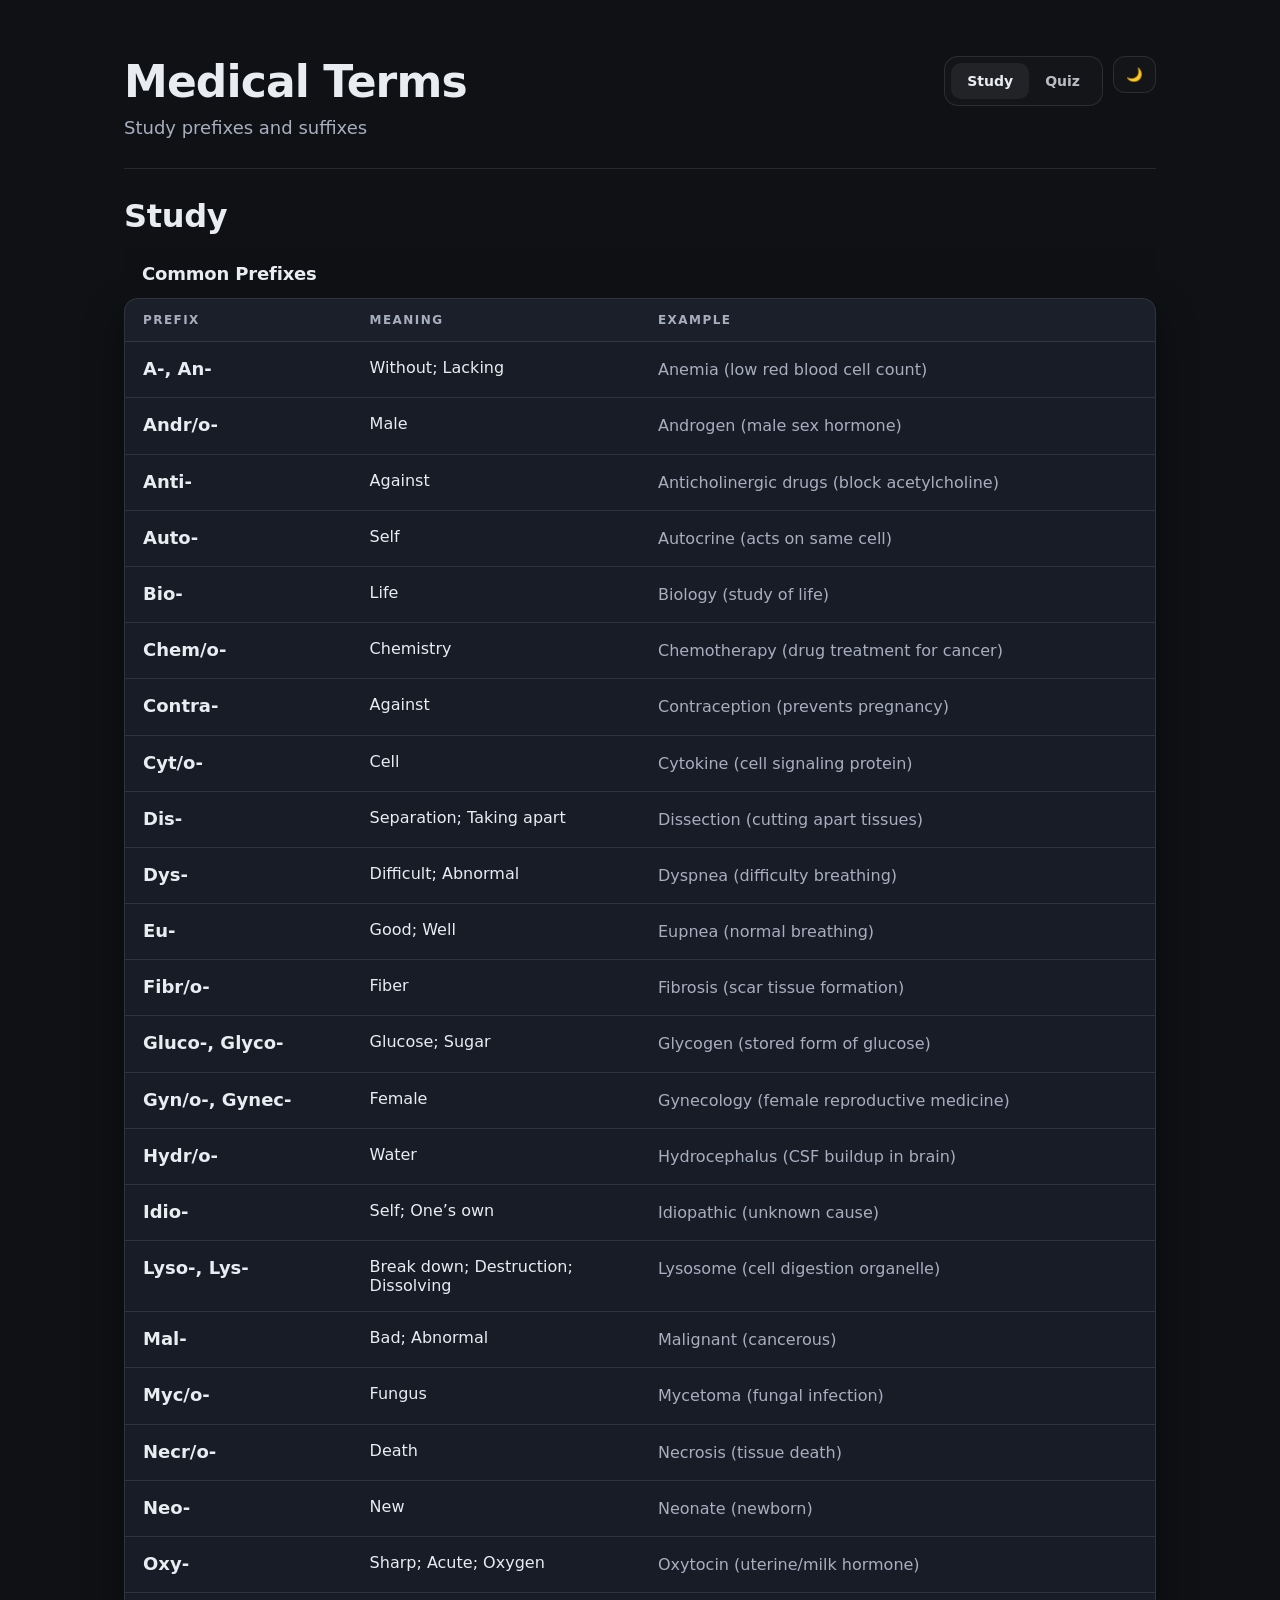
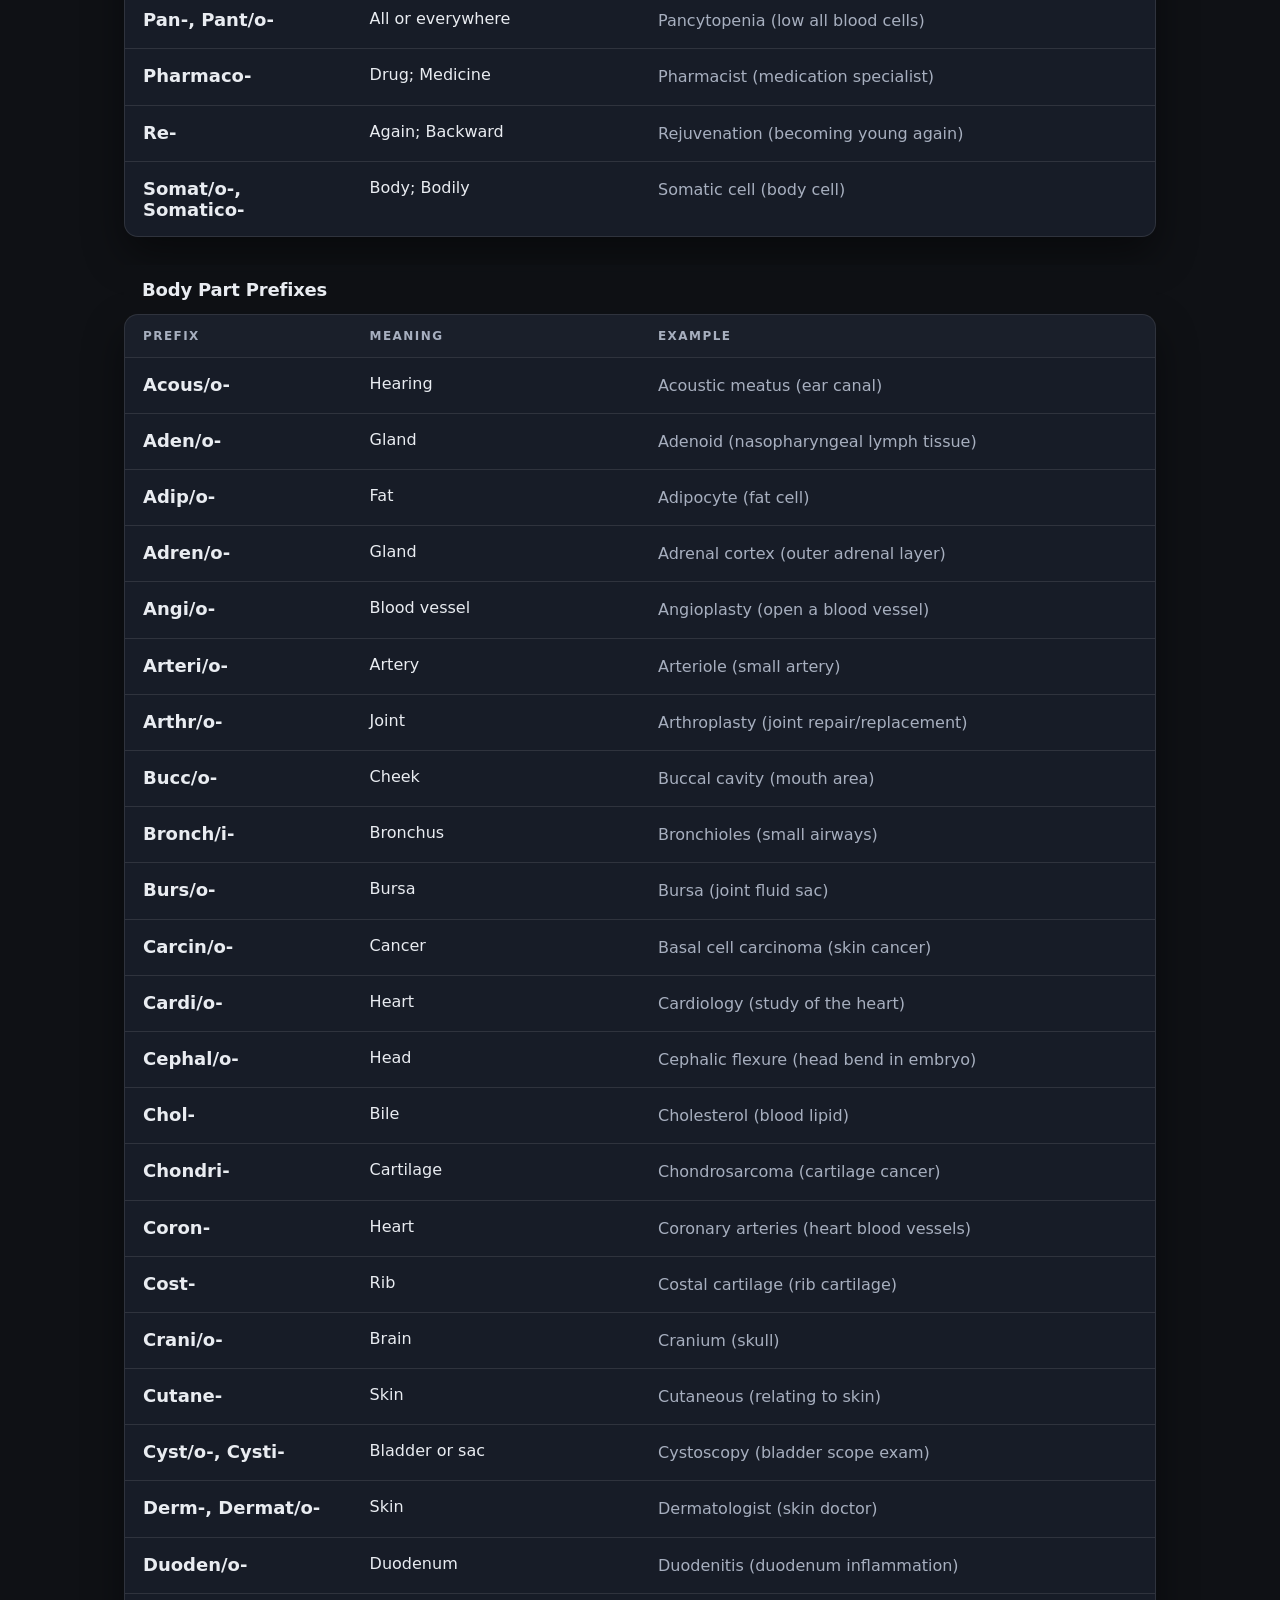
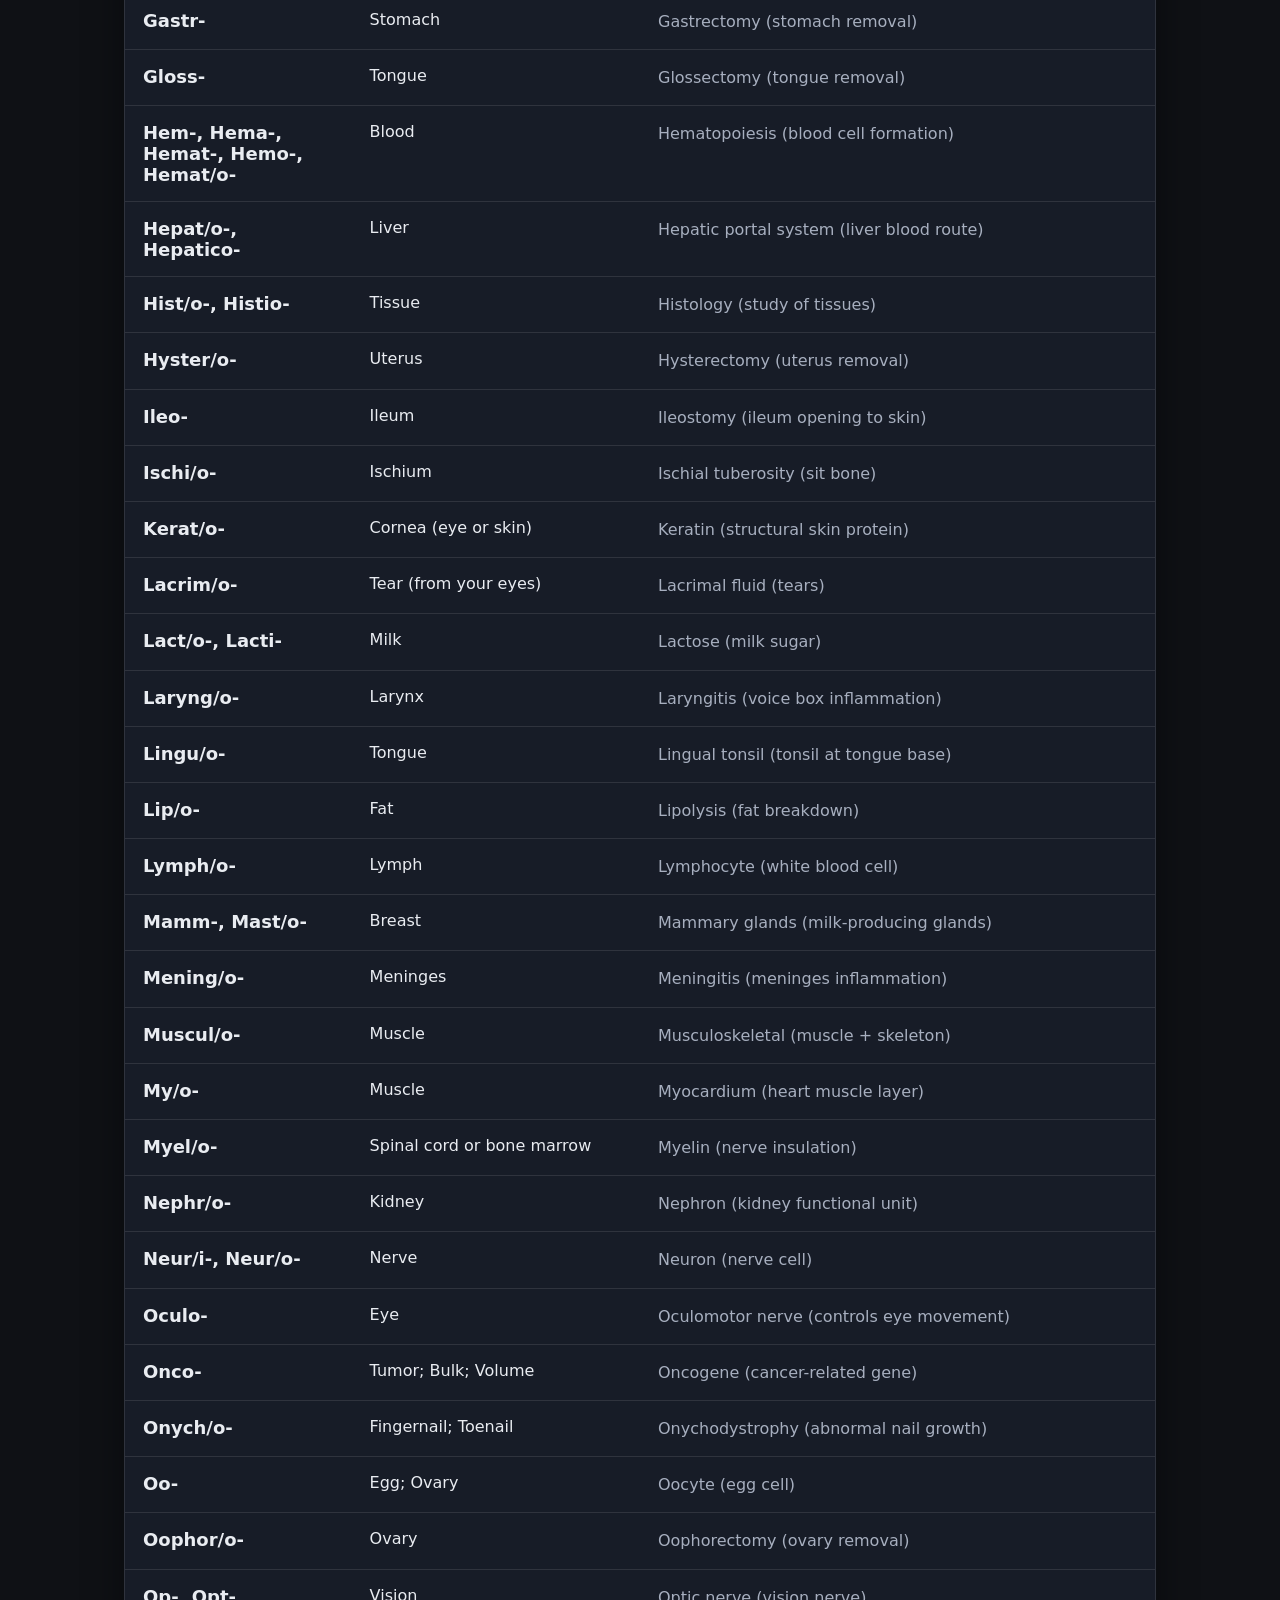
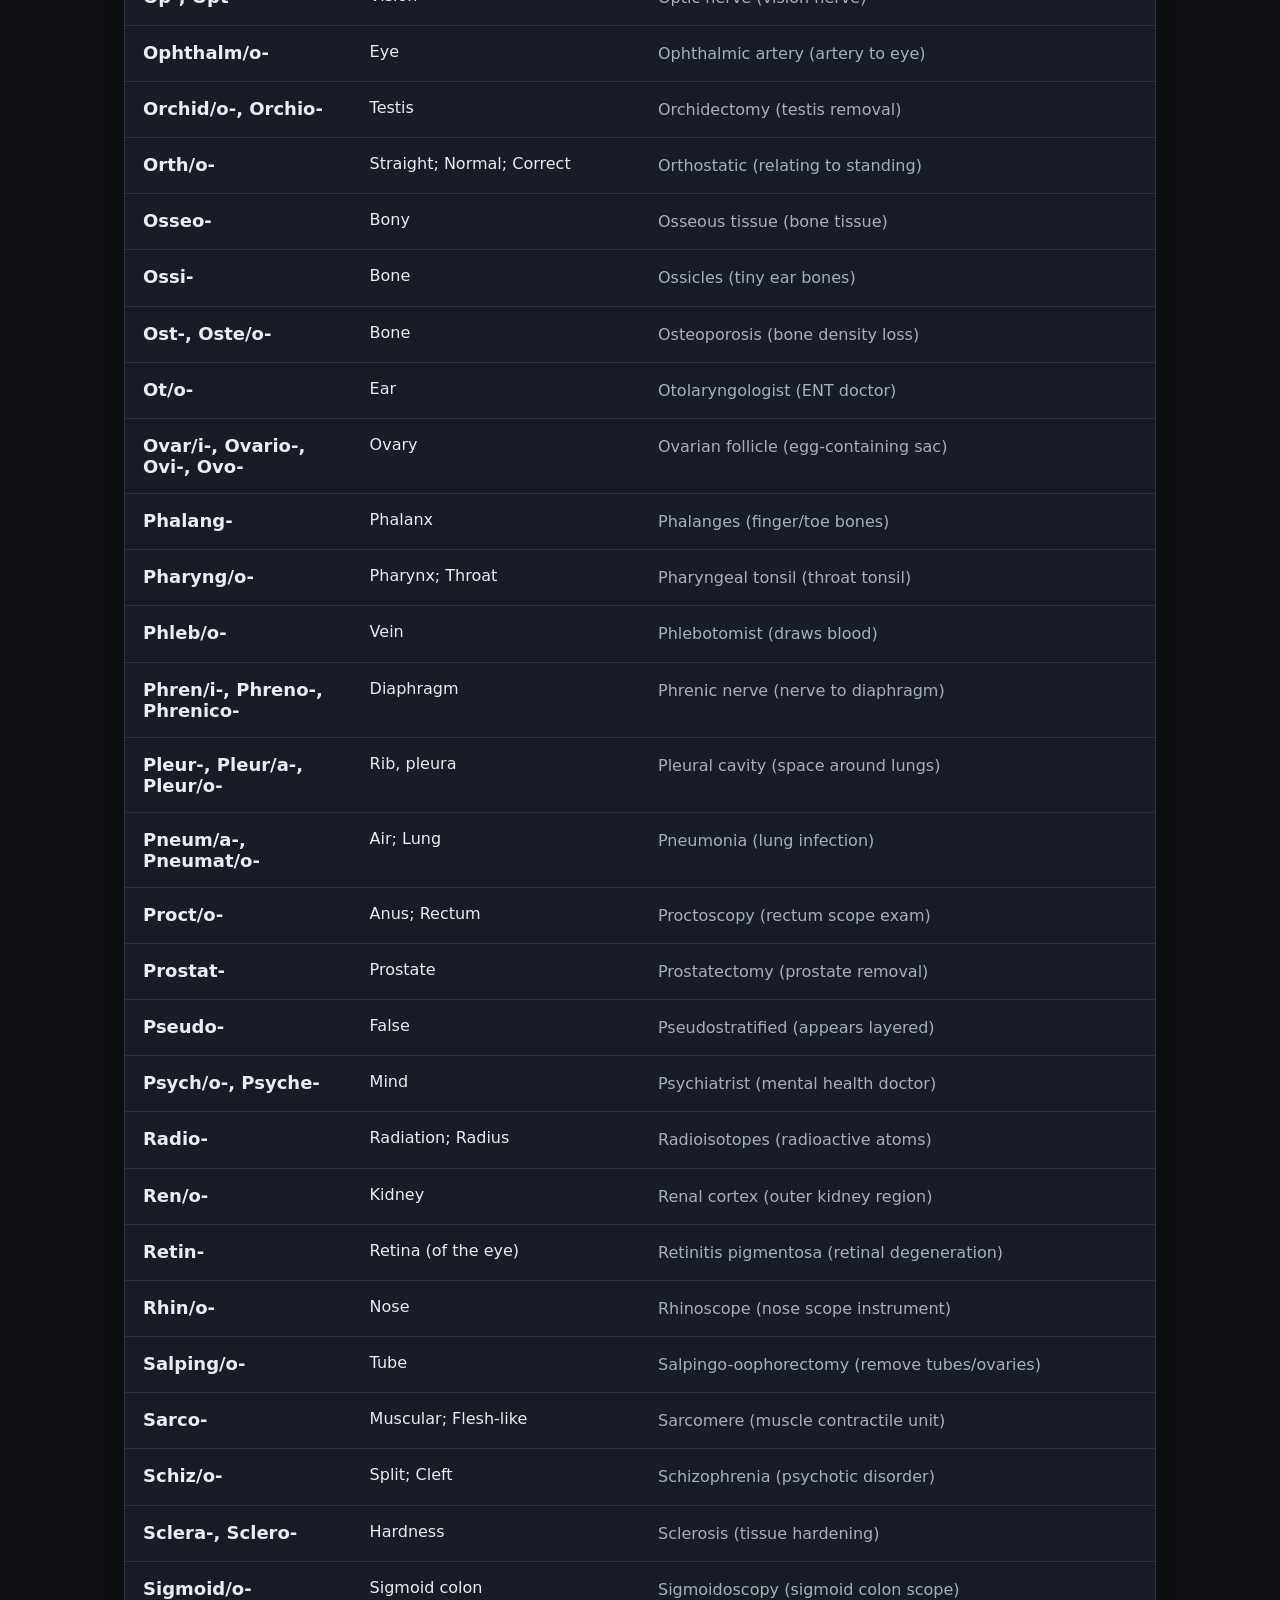
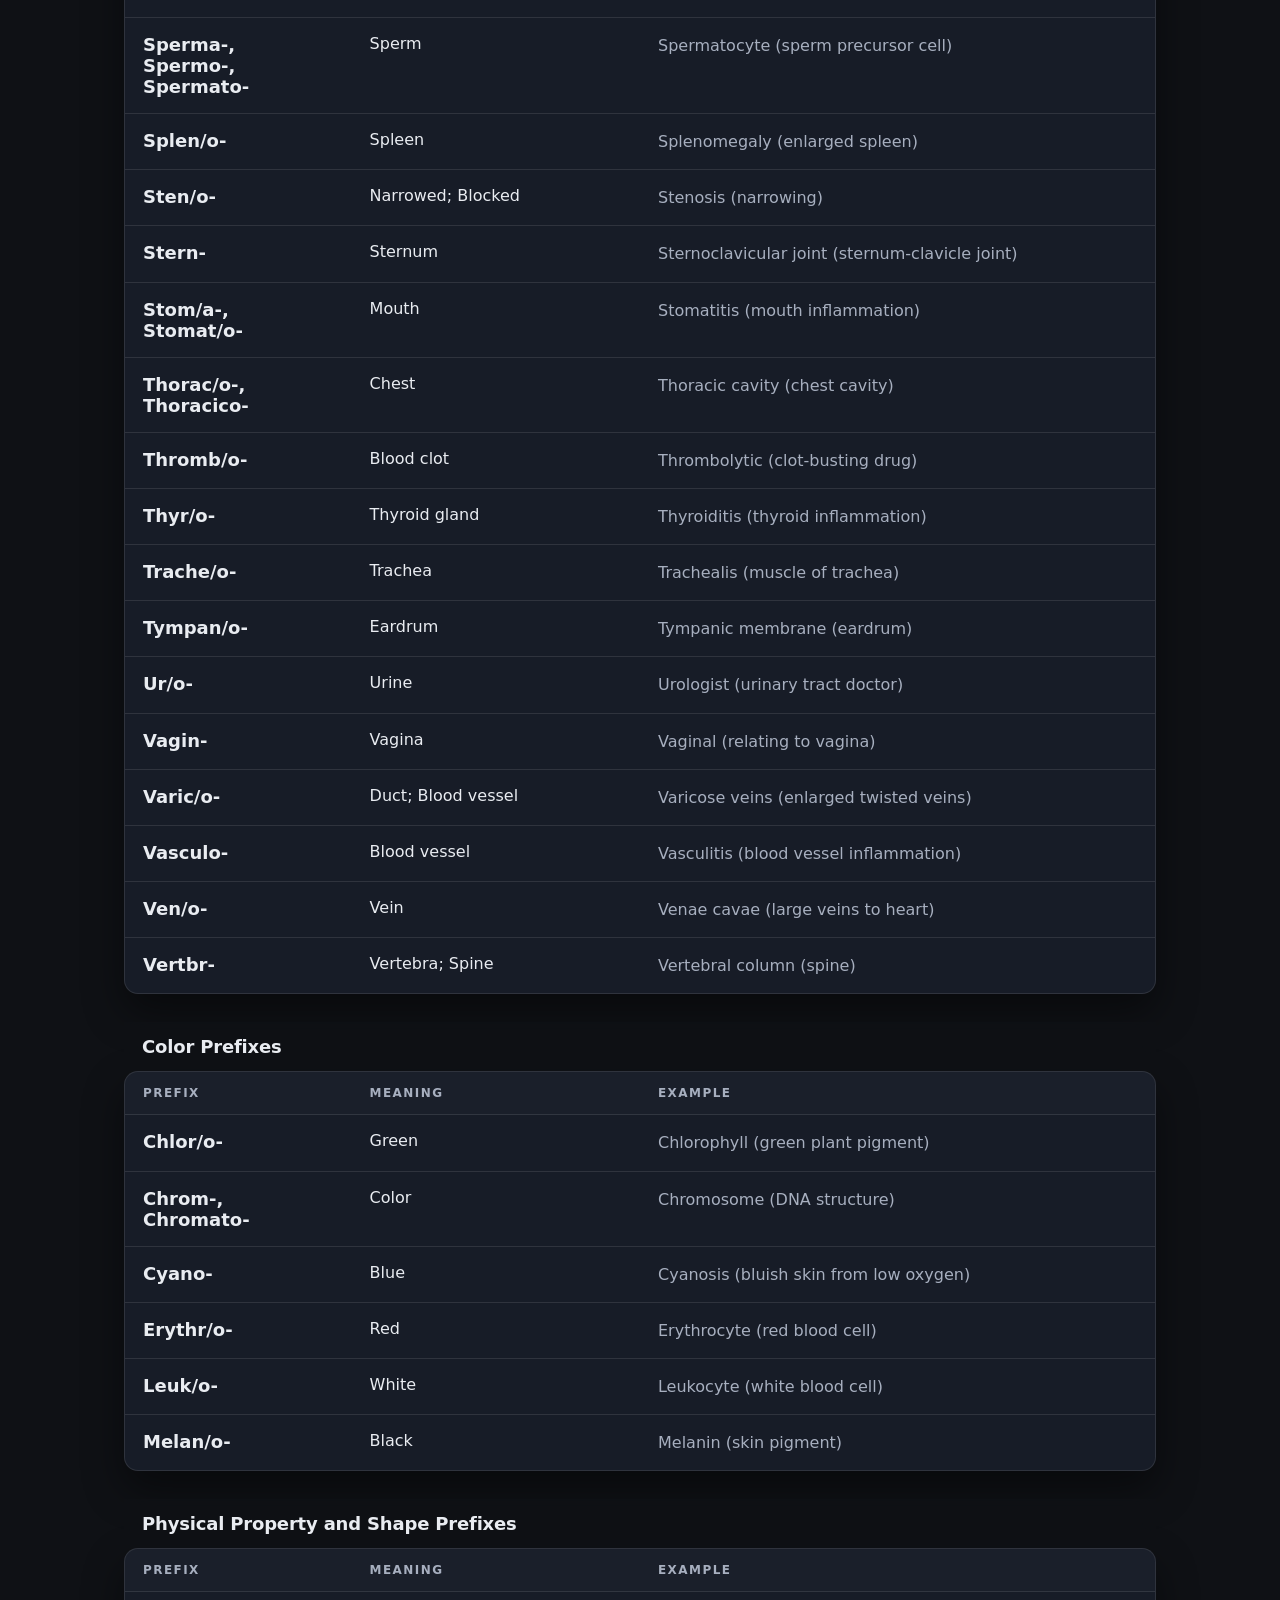
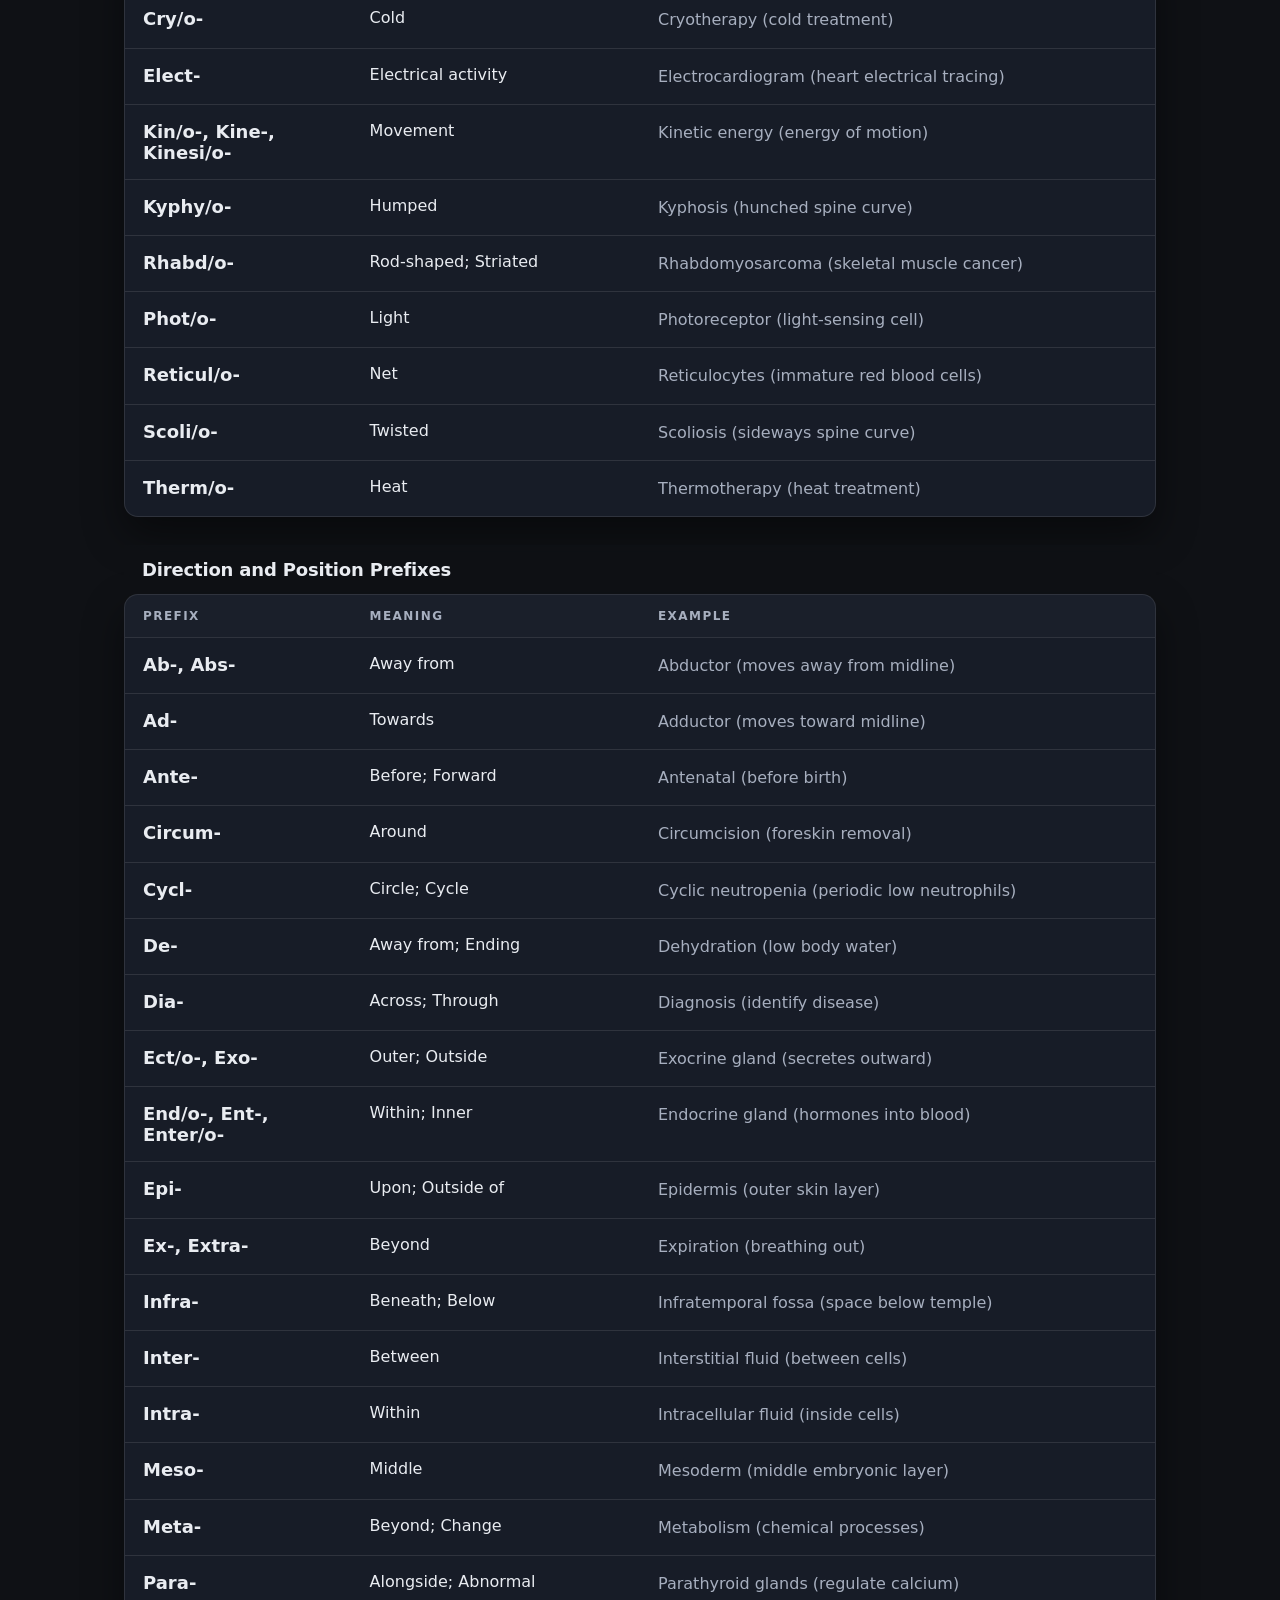
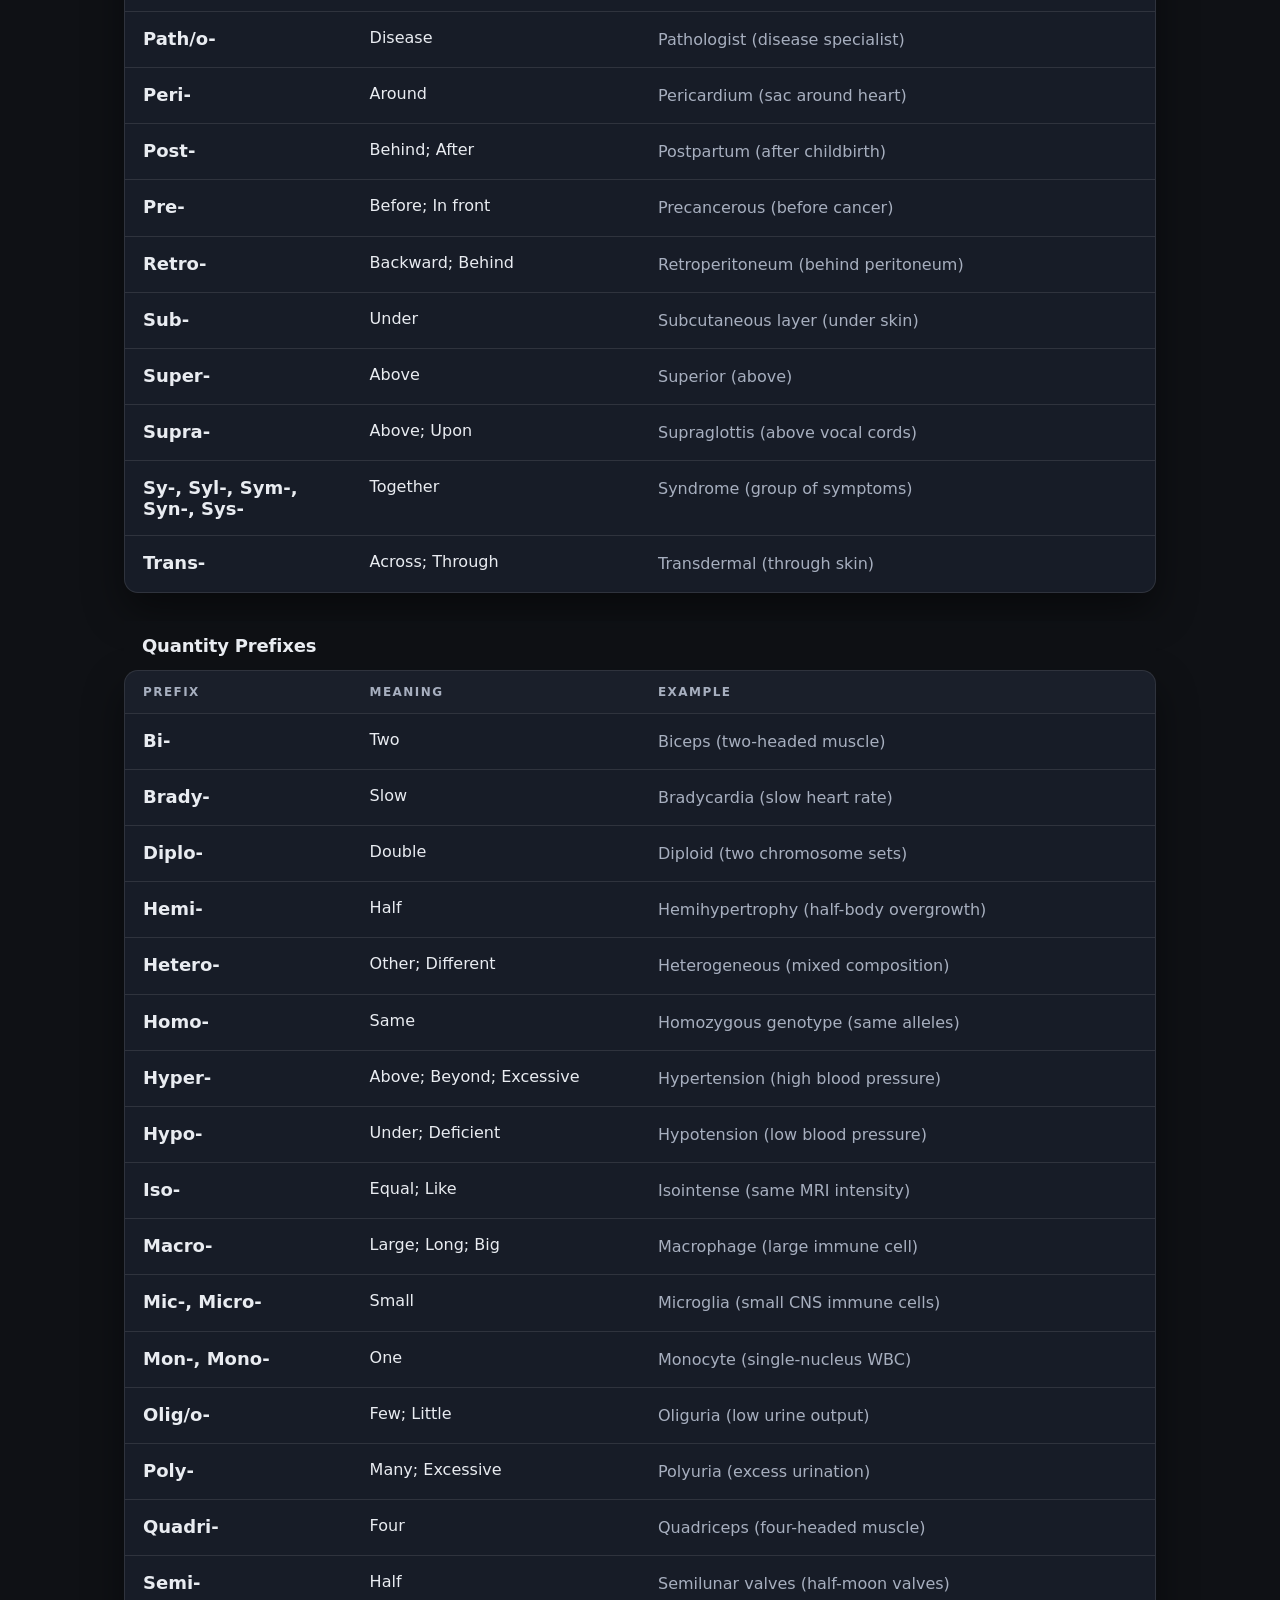
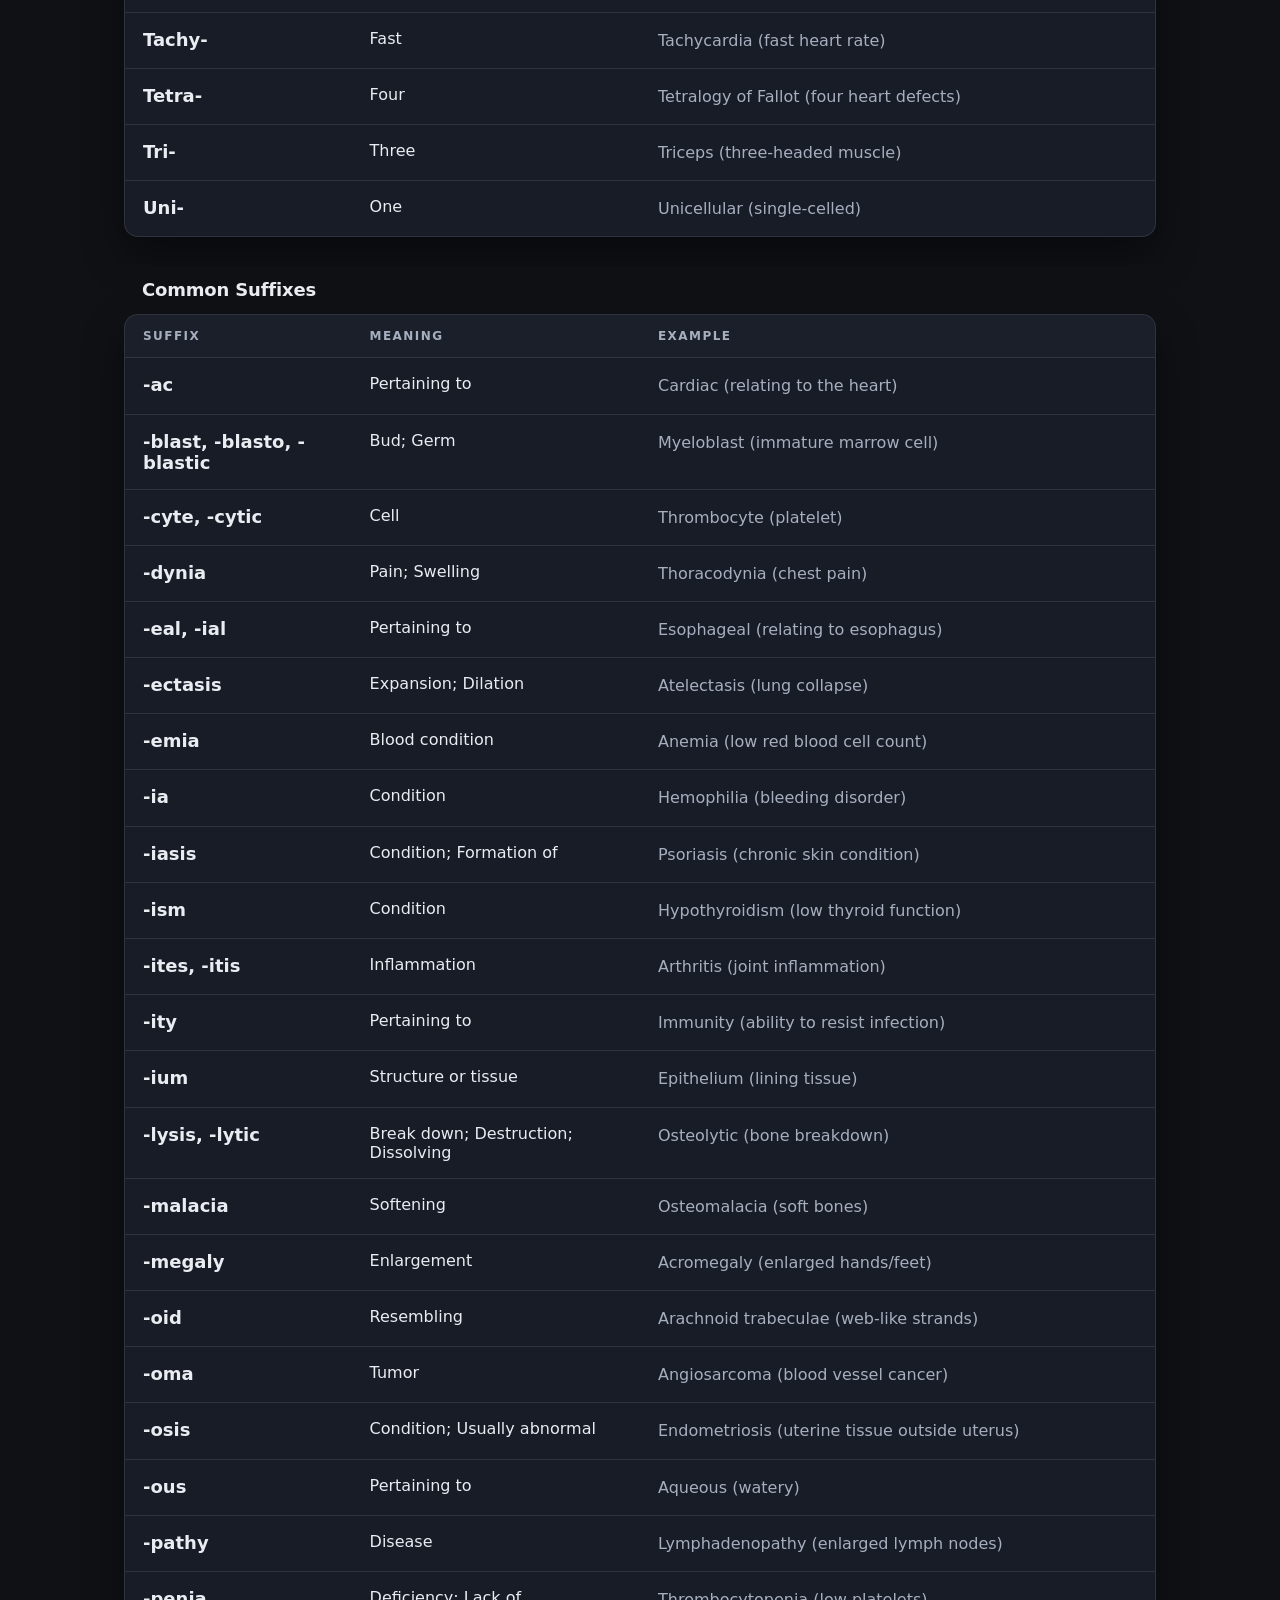
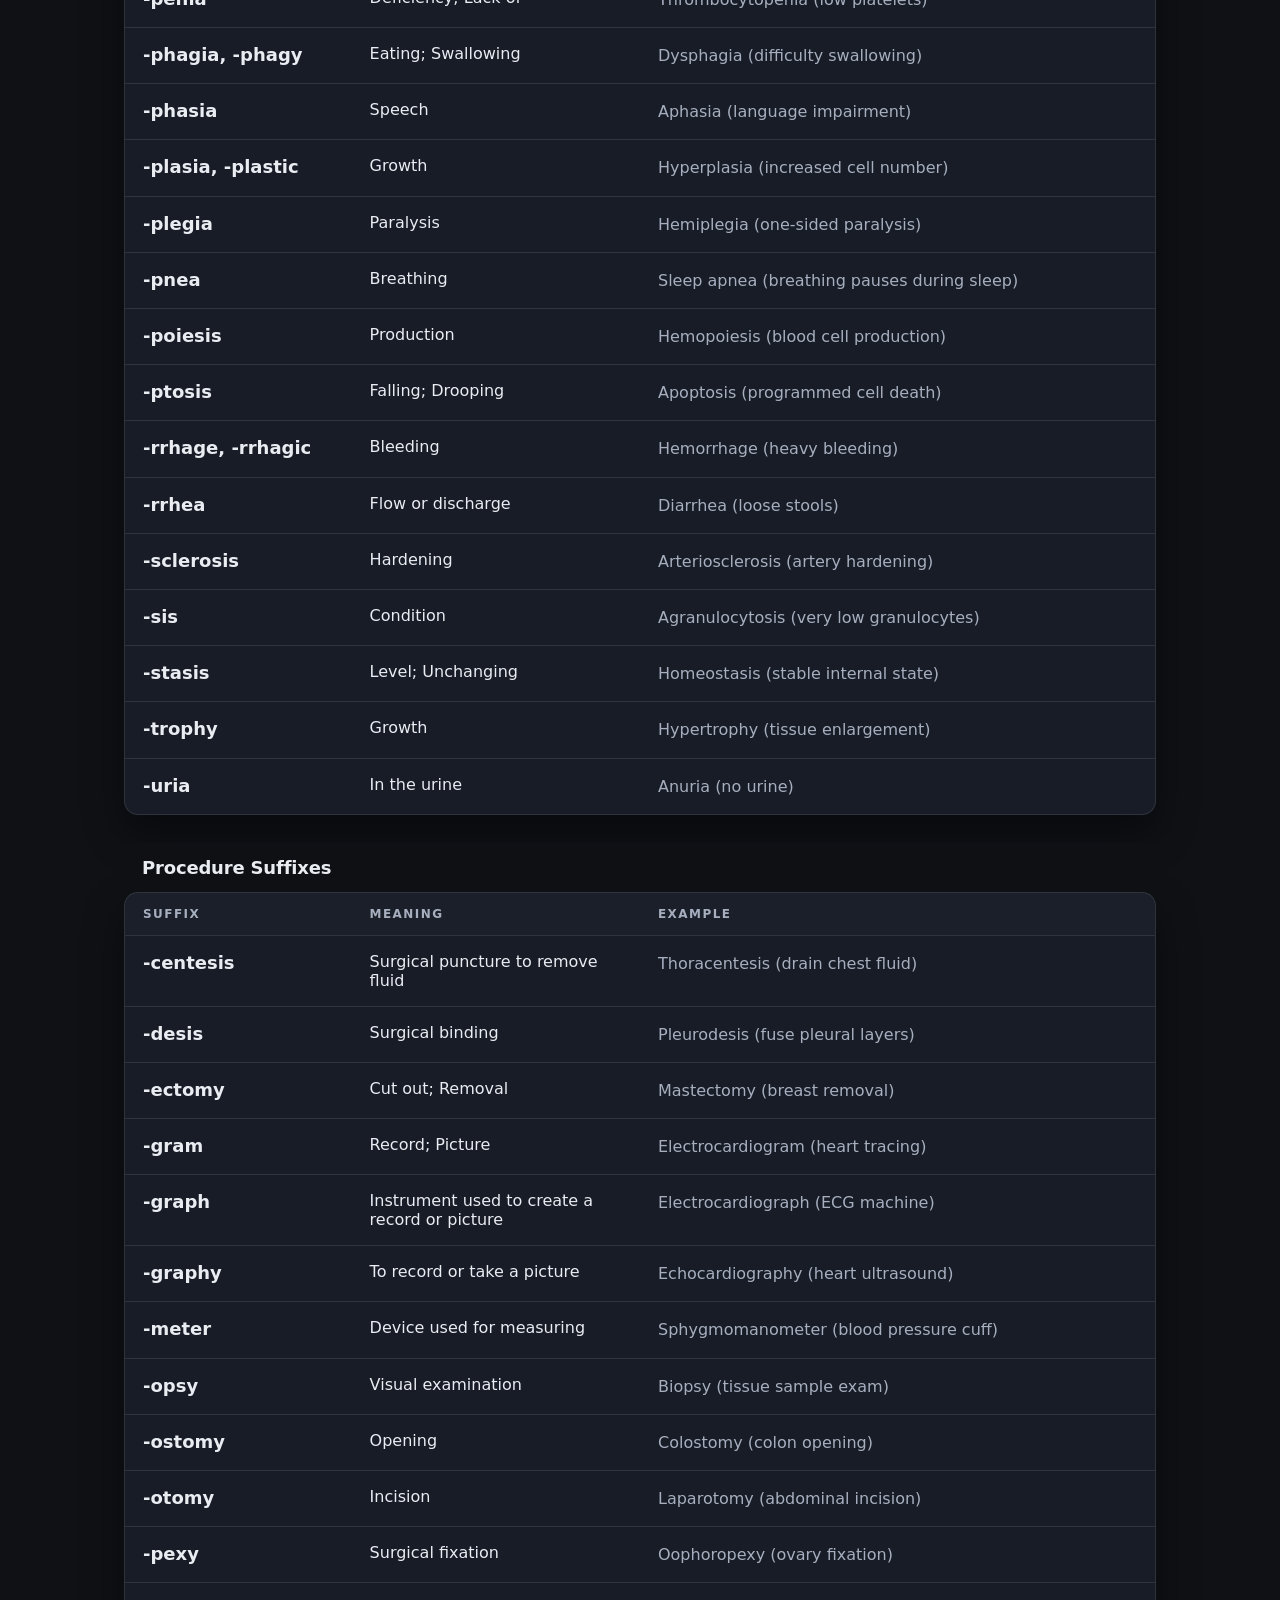
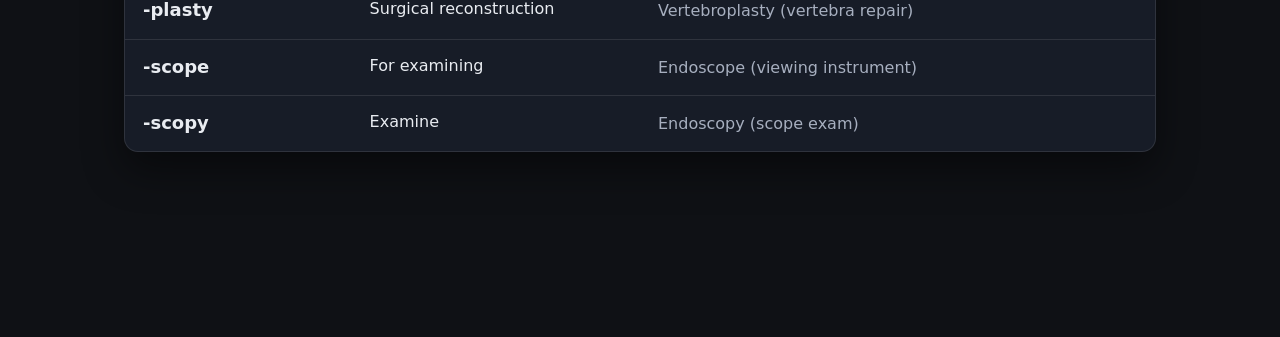
<file: index.html>
<!doctype html>
<html lang="en" data-theme="dark">
<head>
  <meta charset="utf-8" />
  <meta name="viewport" content="width=device-width, initial-scale=1" />
  <title>Medical Terms — Study</title>
  <link rel="stylesheet" href="styles.css" />
</head>
<body>

<div class="container">
  <div class="topbar">
    <div>
      <h1>Medical Terms</h1>
      <p class="subtitle">Study prefixes and suffixes</p>
    </div>

    <div class="nav">
      <div class="segment">
        <a class="active" href="index.html">Study</a>
        <a href="quiz.html">Quiz</a>
      </div>
      <button class="themeBtn" id="themeToggle">🌙</button>
    </div>
  </div>

  <div class="hr"></div>

  <h2 class="sectionTitle">Study</h2>
  <div id="prefixSections"></div>

  <!-- <h2 class="sectionTitle" style="margin-top:48px;">Suffixes</h2> -->
  <div id="suffixSections"></div>

  <!-- ✅ DESKTOP FLOATING STUDY / QUIZ (INSIDE CONTAINER) -->
  <nav class="floatTabs" id="floatTabs">
    <a class="active" href="index.html">Study</a>
    <a href="quiz.html">Quiz</a>
  </nav>
</div>

<!-- MOBILE TABS (unchanged) -->
<nav class="bottomTabs">
  <a class="active" href="index.html">Study</a>
  <a href="quiz.html">Quiz</a>
</nav>

<script src="terms.js"></script>
<script>
/* ===== THEME ===== */
const root = document.documentElement;
const themeBtn = document.getElementById("themeToggle");
root.dataset.theme = localStorage.getItem("theme") || "dark";
themeBtn.textContent = root.dataset.theme === "dark" ? "🌙" : "☀️";

themeBtn.onclick = () => {
  root.dataset.theme = root.dataset.theme === "dark" ? "light" : "dark";
  localStorage.setItem("theme", root.dataset.theme);
  themeBtn.textContent = root.dataset.theme === "dark" ? "🌙" : "☀️";
};

/* ===== RENDER STUDY TABLES ===== */
function renderSections(containerId, groups, label){
  const wrap = document.getElementById(containerId);
  wrap.innerHTML = Object.entries(groups).map(([title, items]) => `
    <div class="sectionBlock">
      <div class="sectionLabel">${title}</div>
      <div class="card">
        <table class="table">
          <colgroup>
            <col style="width:22%">
            <col style="width:28%">
            <col>
          </colgroup>
          <thead>
            <tr>
              <th>${label}</th>
              <th>Meaning</th>
              <th>Example</th>
            </tr>
          </thead>
          <tbody>
            ${items.map(i => `
              <tr>
                <td class="term" data-label="${label}">${i.part}</td>
                <td class="meaning" data-label="Meaning">${i.meaning}</td>
                <td class="example" data-label="Example">
  ${i.example}
</td>

              </tr>
            `).join("")}
          </tbody>
        </table>
      </div>
    </div>
  `).join("");
}

renderSections("prefixSections", TERMS.prefixes, "Prefix");
renderSections("suffixSections", TERMS.suffixes, "Suffix");

/* ===== FLOATING TABS: SHOW ONLY AT BOTTOM ===== */
const floatTabs = document.getElementById("floatTabs");

function updateFloatTabs(){
  // Desktop only
  if (window.matchMedia("(max-width:700px)").matches){
    floatTabs.classList.remove("show");
    return;
  }

  const reachedBottom =
    window.innerHeight + window.scrollY >= document.documentElement.scrollHeight - 40;

  floatTabs.classList.toggle("show", reachedBottom);
}

window.addEventListener("scroll", updateFloatTabs, { passive: true });
window.addEventListener("resize", updateFloatTabs);
updateFloatTabs();

const stickyLabels = Array.from(document.querySelectorAll(".sectionLabel"));

function updateStickyBorders(){
  // small tolerance for sub-pixel rounding
  stickyLabels.forEach(el => {
    const top = el.getBoundingClientRect().top;
    el.classList.toggle("is-stuck", top <= 0.5);
  });
}

window.addEventListener("scroll", updateStickyBorders, { passive: true });
window.addEventListener("resize", updateStickyBorders);
updateStickyBorders();

</script>

</body>
</html>
</file>
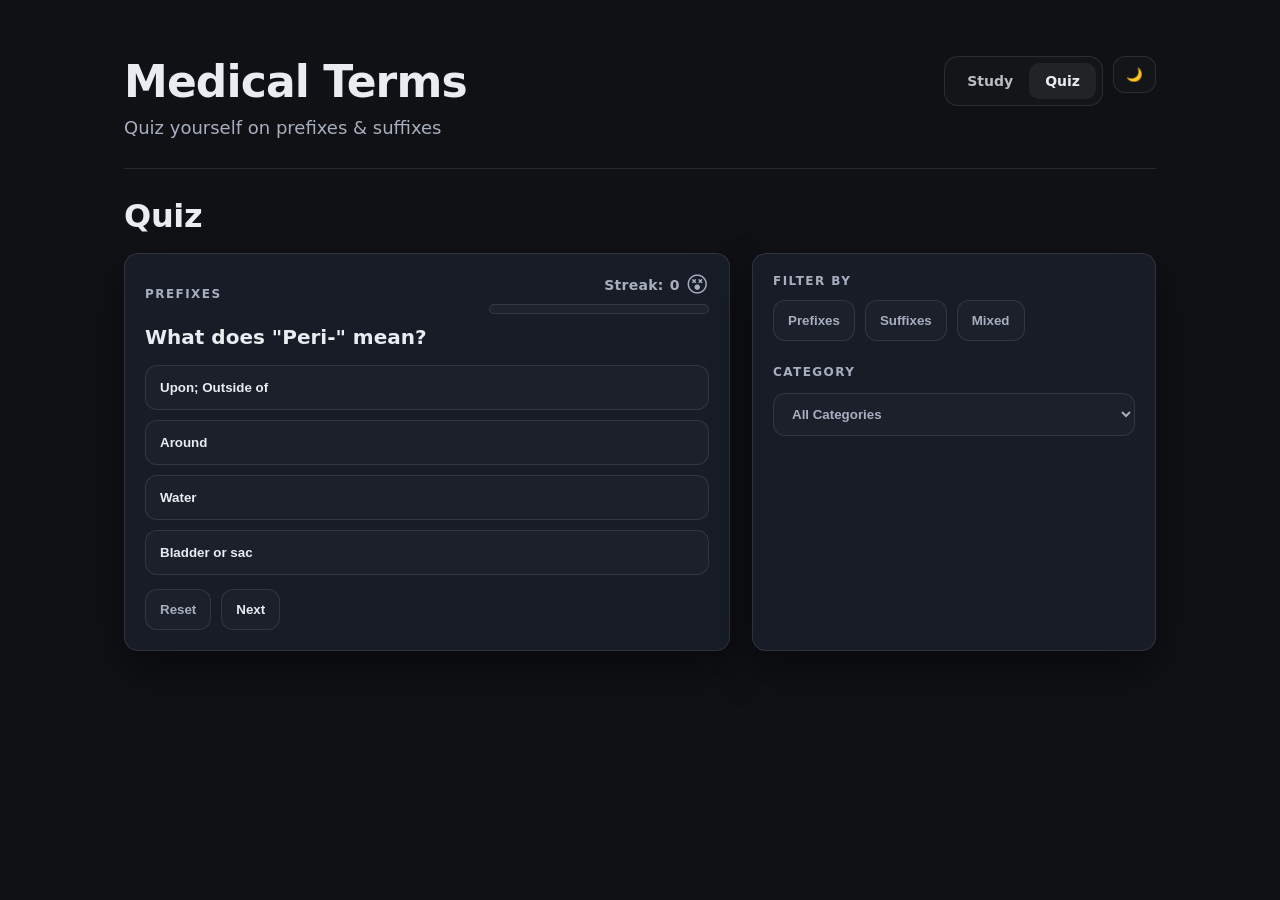
<file: quiz.html>
<!doctype html>
<html lang="en" data-theme="dark">
<head>
  <meta charset="utf-8" />
  <meta name="viewport" content="width=device-width, initial-scale=1" />
  <title>Medical Terms — Quiz</title>
  <link rel="stylesheet" href="styles.css" />
  <style>
    .hidden{ display:none; }
  </style>
</head>
<body>

<div class="container">
  <div class="topbar">
    <div>
      <h1>Medical Terms</h1>
      <p class="subtitle">Quiz yourself on prefixes & suffixes</p>
    </div>

    <div class="nav">
      <div class="segment">
        <a href="index.html">Study</a>
        <a class="active" href="quiz.html">Quiz</a>
      </div>
      <button class="themeBtn" id="themeToggle">🌙</button>
    </div>
  </div>

  <div class="hr"></div>

  <h2 class="sectionTitle">Quiz</h2>

  <div class="quizWrap">
    <!-- LEFT -->
    <div class="card quizCard">
      <div class="qTop">
        <div class="badge" id="modeLabel">Prefixes</div>

        <div class="scoreBox">
          <!-- Hidden until quiz completes -->
          <div class="scoreMeta hidden" id="scoreMeta">
            Score: <span id="score">0</span>/<span id="total">0</span>
          </div>

          <!-- ✅ Streak number INCLUDED -->
          <div class="streakMeta">
            Streak: <span id="streak">0</span> <span id="streakEmoji">😵</span>
          </div>

          <div class="streakBar">
            <div class="streakFill" id="streakFill"></div>
          </div>
        </div>
      </div>

      <div class="question" id="question">Loading…</div>
      <div class="options" id="options"></div>
      <div class="feedback" id="feedback"></div>

      <div class="controls">
        <button class="secondaryBtn" id="resetBtn">Reset</button>
        <button class="primaryBtn" id="nextBtn">Next</button>
      </div>
    </div>

    <!-- RIGHT -->
    <div class="card sideCard">
      <div class="badge">Filter by</div>
      <div class="controls">
        <button class="secondaryBtn" id="prefixBtn">Prefixes</button>
        <button class="secondaryBtn" id="suffixBtn">Suffixes</button>
        <button class="secondaryBtn" id="mixedBtn">Mixed</button>
      </div>

      <div class="badge">Category</div>
      <select id="categorySelect"></select>
    </div>
  </div>
</div>

<nav class="bottomTabs">
  <a href="index.html">Study</a>
  <a class="active" href="quiz.html">Quiz</a>
</nav>

<script src="terms.js"></script>
<script>
/* ===== THEME ===== */
const root = document.documentElement;
const themeBtn = document.getElementById("themeToggle");
root.dataset.theme = localStorage.getItem("theme") || "dark";
themeBtn.textContent = root.dataset.theme === "dark" ? "🌙" : "☀️";

themeBtn.onclick = () => {
  root.dataset.theme = root.dataset.theme === "dark" ? "light" : "dark";
  localStorage.setItem("theme", root.dataset.theme);
  themeBtn.textContent = root.dataset.theme === "dark" ? "🌙" : "☀️";
};

/* ===== QUIZ LOGIC ===== */
let mode = "prefix";
let category = "All Categories";
let score = 0;
let streak = 0;
let locked = false;
let questionQueue = [];
let qIndex = 0;
let current = null;

const STREAK_CAP = 10;

const els = {
  modeLabel: document.getElementById("modeLabel"),
  scoreMeta: document.getElementById("scoreMeta"),
  score: document.getElementById("score"),
  total: document.getElementById("total"),
  streak: document.getElementById("streak"),
  emoji: document.getElementById("streakEmoji"),
  streakFill: document.getElementById("streakFill"),
  q: document.getElementById("question"),
  opts: document.getElementById("options"),
  fb: document.getElementById("feedback"),
  cat: document.getElementById("categorySelect")
};

const cats = g => Object.keys(g);
const flat = (g,c) => (!c || c === "All Categories") ? Object.values(g).flat() : (g[c] || []);
const shuffle = a => [...a].sort(() => Math.random() - 0.5);

function streakEmoji(n){
  if (n >= 10) return "🔥";
  if (n >= 7) return "😤";
  if (n >= 5) return "💪";
  if (n >= 3) return "😎";
  if (n >= 1) return "🙂";
  return "😵";
}

function setStreakProgress(){
  els.streakFill.style.width =
    Math.min(100, (streak / STREAK_CAP) * 100) + "%";
}

function buildCats(){
  let list = ["All Categories"];
  if (mode === "prefix") list.push(...cats(TERMS.prefixes));
  else if (mode === "suffix") list.push(...cats(TERMS.suffixes));
  else list.push(...new Set([...cats(TERMS.prefixes), ...cats(TERMS.suffixes)]));

  els.cat.innerHTML = list.map(c => `<option>${c}</option>`).join("");
  els.cat.value = category;
}

function pool(){
  if (mode === "prefix") return flat(TERMS.prefixes, category);
  if (mode === "suffix") return flat(TERMS.suffixes, category);
  return [...flat(TERMS.prefixes, category), ...flat(TERMS.suffixes, category)];
}

function rebuildQuiz(){
  score = 0;
  streak = 0;
  locked = false;

  els.score.textContent = "0";
  els.streak.textContent = "0";
  els.emoji.textContent = streakEmoji(0);
  els.scoreMeta.classList.add("hidden");
  setStreakProgress();

  questionQueue = shuffle(pool());
  qIndex = 0;
  els.total.textContent = questionQueue.length;

  ask();
}

function ask(){
  locked = false;
  els.fb.textContent = "";
  els.fb.classList.remove("show", "good", "bad");

  if (qIndex >= questionQueue.length){
    els.q.textContent = "Quiz complete.";
    els.opts.innerHTML = "";
    els.scoreMeta.classList.remove("hidden");
    return;
  }

  current = questionQueue[qIndex];
  els.modeLabel.textContent =
    mode === "prefix" ? "Prefixes" :
    mode === "suffix" ? "Suffixes" : "Mixed";

  els.q.textContent = `What does "${current.part}" mean?`;

  const meanings = [...new Set(pool().map(x => x.meaning))];
  const answers = shuffle([
    current.meaning,
    ...shuffle(meanings.filter(m => m !== current.meaning)).slice(0,3)
  ]);

  els.opts.innerHTML = "";
  answers.forEach(a => {
    const b = document.createElement("button");
    b.className = "optBtn";
    b.textContent = a;
    b.onclick = () => answer(a);
    els.opts.appendChild(b);
  });
}

function answer(a){
  if (locked) return;
  locked = true;

  const correct = a === current.meaning;

  if (correct){
    score++;
    streak++;
  } else {
    streak = 0;
  }

  els.score.textContent = score;
  els.streak.textContent = streak;
  els.emoji.textContent = streakEmoji(streak);
  setStreakProgress();

  [...els.opts.children].forEach(btn => btn.disabled = true);

  els.fb.textContent = correct
    ? `Correct — ${current.example}`
    : `Correct answer: ${current.meaning} — ${current.example}`;

  els.fb.classList.add("show");
  els.fb.classList.add(correct ? "good" : "bad");

  qIndex++;

  if (qIndex >= questionQueue.length){
    els.scoreMeta.classList.remove("hidden");
  }
}

function setMode(m){
  mode = m;
  buildCats();
  rebuildQuiz();
}

/* events */
prefixBtn.onclick = () => setMode("prefix");
suffixBtn.onclick = () => setMode("suffix");
mixedBtn.onclick = () => setMode("mixed");
nextBtn.onclick = ask;
resetBtn.onclick = rebuildQuiz;
els.cat.onchange = e => { category = e.target.value; rebuildQuiz(); };

/* init */
buildCats();
rebuildQuiz();
</script>

</body>
</html>
</file>
<file: styles.css>
:root{
   --bg:#0f1115;
  --card:#171c27;              /* ✅ a bit lighter than before */
  --text:#e9ecf1;
  --muted:#a7afbf;
  --line:rgba(255,255,255,.10);/* ✅ slightly stronger border */
  --shadow: 0 18px 40px rgba(0,0,0,.45); /* ✅ clearer lift */
  --radius:14px;
  --max: 1080px;
}

/* ✅ SOFTER LIGHT MODE (less eye strain) */
[data-theme="light"]{
  --bg:#f9fafb;           /* page surface */
  --card:#ffffff;         /* card surface (kept white) */
  --text:#111827;
  --muted:#6b7280;
  --line:rgba(17,24,39,.10);
  --shadow: 0 10px 24px rgba(17,24,39,.08);
}

*{ box-sizing:border-box; }
html,body{ height:100%; }

body{
  margin:0;
  font-family: Inter, system-ui, -apple-system, Segoe UI, Roboto, Arial, sans-serif;
  background: var(--bg);
  color:var(--text);
}

a{ color:inherit; text-decoration:none; }

.container{
  max-width: var(--max);
  margin:0 auto;
  padding:56px 24px 96px;
}

.topbar{
  display:flex;
  justify-content:space-between;
  gap:24px;
}

h1{
  margin:0 0 8px;
  font-size:44px;
  letter-spacing:-.02em;
}

.subtitle{
  margin:0;
  color:var(--muted);
  font-size:18px;
  line-height:1.4;
}

.nav{
  display:flex;
  gap:10px;
  align-items:flex-start;
}

.segment{
  display:flex;
  padding:6px;
  border-radius:14px;
  border:1px solid var(--line);
  background: rgba(255,255,255,.02);
}

.segment a{
  padding:10px 16px;
  border-radius:10px;
  font-weight:800;
  font-size:14px;
  opacity:.78;
}

.segment a.active{
  background:rgba(255,255,255,.06);
  opacity:1;
}

/* Light mode: make active tab clearly visible */
[data-theme="light"] .segment a.active{
  background: rgba(17, 24, 39, 0.12) !important;
  opacity: 1 !important;
  color: var(--text) !important;
}


.themeBtn{
  padding:10px 12px;
  border-radius:12px;
  border:1px solid var(--line);
  background: rgba(255,255,255,.02);
  color:var(--text);
  cursor:pointer;
  font-weight:800;
}

.hr{
  height:1px;
  background:var(--line);
  margin:28px 0;
}

.sectionTitle{
  font-size:32px;
  margin:0 0 14px;
  letter-spacing:-.01em;
}

/* Each category block */
.sectionBlock{
  margin-bottom:28px;
  scroll-margin-top: 74px;
}

/* Sticky category headers */
.sectionLabel{
  position: sticky;
  top: 0;
  z-index: 200;

  margin: 0;
  padding: 14px 18px;
  font-weight: 900;
  font-size: 18px;
  letter-spacing:-.01em;

  background: rgba(15,17,21,.92);
  border-bottom: none;
  backdrop-filter: blur(12px);
  border-radius: 0;
}

/* border ONLY when stuck */
.sectionLabel.is-stuck{
  border-bottom: 1px solid var(--line);
}

/* ✅ softer light header bg */
[data-theme="light"] .sectionLabel{
  background: rgba(249,250,251,.96);
}

.card{
  border:1px solid var(--line);
  border-radius:var(--radius);
  overflow:hidden;
  background: var(--card);     /* ✅ solid card surface */
  box-shadow: var(--shadow);   /* ✅ subtle lift */
}

/* Improve card separation in LIGHT MODE */
[data-theme="light"] .card{
  background: var(--card);
  box-shadow: var(--shadow);
}

/* Table */
.table{
  width:100%;
  border-collapse:collapse;
  table-layout:fixed;
}

.table thead th{
  text-transform:uppercase;
  letter-spacing:.12em;
  font-size:12px;
  color:var(--muted);
  text-align:left;
  padding:14px 18px;
  border-bottom:1px solid var(--line);
  background: rgba(255,255,255,.01);
}

.table td{
  padding:16px 18px;
  border-bottom:1px solid var(--line);
  vertical-align:top;
}

.table tr:last-child td{
  border-bottom:none;
}

.term{
  font-weight:900;
  font-size:18px;
}

.meaning{
  font-size:16px;
  white-space: normal;
  padding-right: 24px;
}

.example{
  color:var(--muted);
  line-height:1.45;
}

.example .word{
  color:var(--text);
  font-weight:900;
}

/* ✅ light mode zebra (subtle, no glare) */
[data-theme="light"] .table tbody tr:nth-child(even){
  background: rgba(17,24,39,.02);
}

/* Quiz layout */
.quizWrap{
  margin-top: 18px;
  display:grid;
  grid-template-columns: 1.2fr .8fr;
  gap: 22px;
}

.quizCard, .sideCard{
  padding: 20px;
}

.qTop{
  display:flex;
  justify-content:space-between;
  align-items:center;
  gap:12px;
  margin-bottom: 10px;
}

.badge{
  font-size: 12px;
  letter-spacing: .12em;
  text-transform: uppercase;
  color: var(--muted);
  font-weight: 900;
}

/* ===== Score/Streak progress (Quiz header right side) ===== */
.scoreBox{
  display:flex;
  flex-direction:column;
  align-items:flex-end;
  gap:8px;
  min-width: 220px;
}

.scoreMeta{
  font-weight: 900;
  color: var(--muted);
  white-space: nowrap;
}

/* ✅ streak text matches score typography */
.streakMeta{
  font-weight: 900;
  color: var(--muted);
  letter-spacing: .02em;
  font-size: 14px;
  display:flex;
  align-items:center;
  gap:6px;
}

.hidden{ display:none; }

.streakBar{
  width: 220px;
  max-width: 46vw;
  height: 10px;
  border-radius: 999px;
  border: 1px solid var(--line);
  background: rgba(255,255,255,.03);
  overflow: hidden;
}

.streakFill{
  height: 100%;
  width: 0%;
  border-radius: 999px;
  background: #a7ffcf;
  transition: width .22s cubic-bezier(.2,.9,.2,1);
}

/* light mode streak bar bg + fill */
[data-theme="light"] .streakBar{
  background: rgba(17,24,39,.04);
}
[data-theme="light"] .streakFill{
  background: #0f6b3f;
}

/* ✅ bigger emoji */
.streakMeta #streakEmoji{
  font-size: 22px;
  line-height: 1;
}

.question{
  margin: 10px 0 14px;
  font-size: 20px;
  font-weight: 900;
  line-height: 1.35;
}

.options{
  display:flex;
  flex-direction: column;
  gap:10px;
  margin-top: 10px;
}

.optBtn{
  text-align:left;
  padding: 14px 14px;
  border-radius: 12px;
  border: 1px solid var(--line);
  background: rgba(255,255,255,.02);
  color: var(--text);
  cursor:pointer;
  font-weight: 850;
}

.optBtn:disabled{
  opacity:.75;
  cursor:not-allowed;
}

.feedback{
  margin-top: 14px;
  padding: 12px 14px;
  border-radius: 12px;
  border:1px solid var(--line);
  background: rgba(255,255,255,.02);
  color: var(--muted);
  line-height: 1.45;
  display:none;
}

.feedback.show{ display:block; }
.feedback.good{ color: #a7ffcf; }
.feedback.bad{ color: #ffb3b3; }

.controls{
  display:flex;
  gap:10px;
  margin-top: 14px;
  flex-wrap:wrap;
}

.primaryBtn, .secondaryBtn{
  padding: 12px 14px;
  border-radius: 12px;
  border:1px solid var(--line);
  cursor:pointer;
  font-weight: 900;
  background: rgba(255,255,255,.02);
  color: var(--text);
}

.secondaryBtn{ color: var(--muted); }

.small{
  color: var(--muted);
  font-size: 14px;
  line-height: 1.55;
  margin: 0;
}

.list{
  margin: 14px 0 0;
  padding-left: 18px;
  color: var(--muted);
  line-height: 1.6;
  font-size: 14px;
}

button:hover,
a:hover,
select:hover,
.optBtn:hover,
.primaryBtn:hover,
.secondaryBtn:hover{
  cursor: pointer;
}

/* ✅ Consistent spacing for FILTER BY and CATEGORY blocks */
.sideCard .badge{
  margin-bottom: 12px;
}
.sideCard .controls{
  margin-top: 12px;
  margin-bottom: 24px;
}
.sideCard select{
  margin-top: 2px;
  width: 100%;
  padding: 12px 14px;
  border-radius: 12px;
  border: 1px solid var(--line);
  background: rgba(255,255,255,.02);
  color: var(--muted);
  font-weight: 900;
}

/* Better contrast for correct / wrong feedback in LIGHT MODE */
[data-theme="light"] .feedback.good{
  color: #0f6b3f;
  background: #e6f4ec;
  border-color: rgba(15,107,63,.25);
}

[data-theme="light"] .feedback.bad{
  color: #8f1d1d;
  background: #fdecec;
  border-color: rgba(143,29,29,.25);
}

/* ===== Desktop floating Study / Quiz tabs (inside container, right aligned) ===== */
.floatTabs{
  position: sticky;
  bottom: 18px;
  margin-left: auto;
  width: fit-content;

  transform: translateY(140%);
  opacity: 0;
  pointer-events: none;

  display: flex;
  gap: 10px;
  padding: 8px;
  border-radius: 16px;
  border: 1px solid var(--line);
  backdrop-filter: blur(12px);
  background: rgba(0,0,0,.35);
  z-index: 20;

  transition: transform .24s cubic-bezier(.2,.9,.2,1), opacity .2s ease;
}

[data-theme="light"] .floatTabs{
  background: rgba(255,255,255,.75);
}

.floatTabs.show{
  transform: translateY(0);
  opacity: 1;
  pointer-events: auto;
}

.floatTabs a{
  padding: 12px 16px;
  border-radius: 12px;
  font-weight: 900;
  color: var(--muted);
}

.floatTabs a.active{
  color: var(--text);
  background: rgba(255,255,255,.08);
}

/* hide on mobile */
@media (max-width:700px){
  .floatTabs{ display:none; }
}

/* Mobile */
.bottomTabs{ display:none; }

@media (max-width: 900px){
  .quizWrap{ grid-template-columns: 1fr; }
}

@media (max-width:700px){
  /* Force select to match button height on iOS */
  .sideCard select{
    appearance: none;
    -webkit-appearance: none;
     color: var(--muted);

    height: 52px;
    line-height: 52px;        /* 👈 key for iOS */
    padding: 0 44px 0 16px;   /* space for chevron */
  }

  /* Optional: align chevron vertically */
  .sideCard select{
    background-position: right 16px center;
  }
     /* ===== MOBILE TYPE SCALE FIX ===== */

  /* Main title: calm it down */
  h1{
    font-size: 30px;
    line-height: 1.15;
  }

  /* Page section titles (Study / Quiz) */
  .sectionTitle{
    font-size: 24px;
  }

  /* Quiz question */
  .question{
    font-size: 20px;
    line-height: 1.3;
  }

  /* Quiz answer buttons — make them readable */
  .optBtn{
    font-size: 17px;
    font-weight: 700;
    padding: 16px;
  }

  /* Body / example text */
  .subtitle,
  .meaning,
  .example,
  .small{
    font-size: 16px;
    line-height: 1.5;
  }

  /* Prefix / suffix term label */
  .term{
    font-size: 17px;
  }

  .container{ padding: 34px 16px 120px; }
  .segment{ display:none; }

  .table thead{ display:none; }
  .table, .table tbody, .table tr, .table td{ display:block; width:100%; }

  .table tr{
    padding:14px;
    border-bottom:1px solid var(--line);
  }

  .table td{
    border:none;
    padding:6px 0;
  }

  .table td::before{
    content: attr(data-label);
    display:block;
    font-size:11px;
    text-transform:uppercase;
    letter-spacing:.12em;
    color:var(--muted);
    font-weight:900;
    margin-bottom:4px;
  }

  .bottomTabs{
    display:flex;
    position:fixed;
    left:12px;
    right:12px;
    bottom:12px;
    border-radius:16px;
    overflow:hidden;
    border:1px solid var(--line);
    backdrop-filter: blur(12px);
    background:rgba(0,0,0,.4);
    z-index:1000;
  }

  .bottomTabs a{
    flex:1;
    text-align:center;
    padding:14px;
    font-weight:900;
    color:var(--muted);
  }
/* inactive tabs */
[data-theme="light"] .bottomTabs a{
  color: #6b7280;          /* same as --muted */
}

  /* iOS Safari ONLY fixes */
@supports (-webkit-touch-callout: none) {
  @media (max-width:700px){

    /* Match filter buttons exactly */
    .sideCard .controls .secondaryBtn{
      height: 52px;
      padding: 0 16px;
      font-size: 15px;
      font-weight: 900;
      display: inline-flex;
      align-items: center;
      justify-content: center;
    }

    /* CATEGORY SELECT */
    #categorySelect{
      -webkit-appearance: none;
      appearance: none;

      height: 52px;
      min-height: 52px;
         color: var(--muted) !important;   /* same as secondaryBtn text */

      padding: 0 48px 0 16px; /* room for arrow */
          font-size: 15px !important;   /* 👈 reduce from perceived 16px */
      font-weight: 900 !important;
      line-height: 1 !important;    /* 👈 critical: removes extra vertical scaling */
      letter-spacing: 0 !important;
      font-family: inherit !important;

      border-radius: 12px;
      width: 100%;
      display: block;
      background-color: rgba(255,255,255,.02);

      /* Custom arrow */
      background-image:
        linear-gradient(45deg, transparent 50%, var(--muted) 50%),
        linear-gradient(135deg, var(--muted) 50%, transparent 50%);
      background-position:
        calc(100% - 22px) 22px,
        calc(100% - 16px) 22px;
      background-size: 6px 6px;
      background-repeat: no-repeat;
    }

         /* When active / focused, match button active feel */
    /* #categorySelect:focus{
      color: var(--text) !important;
    } */

    /* Light mode arrow contrast */
    [data-theme="light"] #categorySelect{
      background-image:
        linear-gradient(45deg, transparent 50%, #5b6477 50%),
        linear-gradient(135deg, #5b6477 50%, transparent 50%);
    }
  }
}

}
/* TEST: force obvious light-mode active tab */
html[data-theme="light"] .bottomTabs a.active{
  background: #e5e7eb;   /* iOS-style light gray */
  color: #111827;        /* your --text color */
}

html[data-theme="light"] .bottomTabs a{
  color: #6b7280;        /* your --muted */
}
</file>
